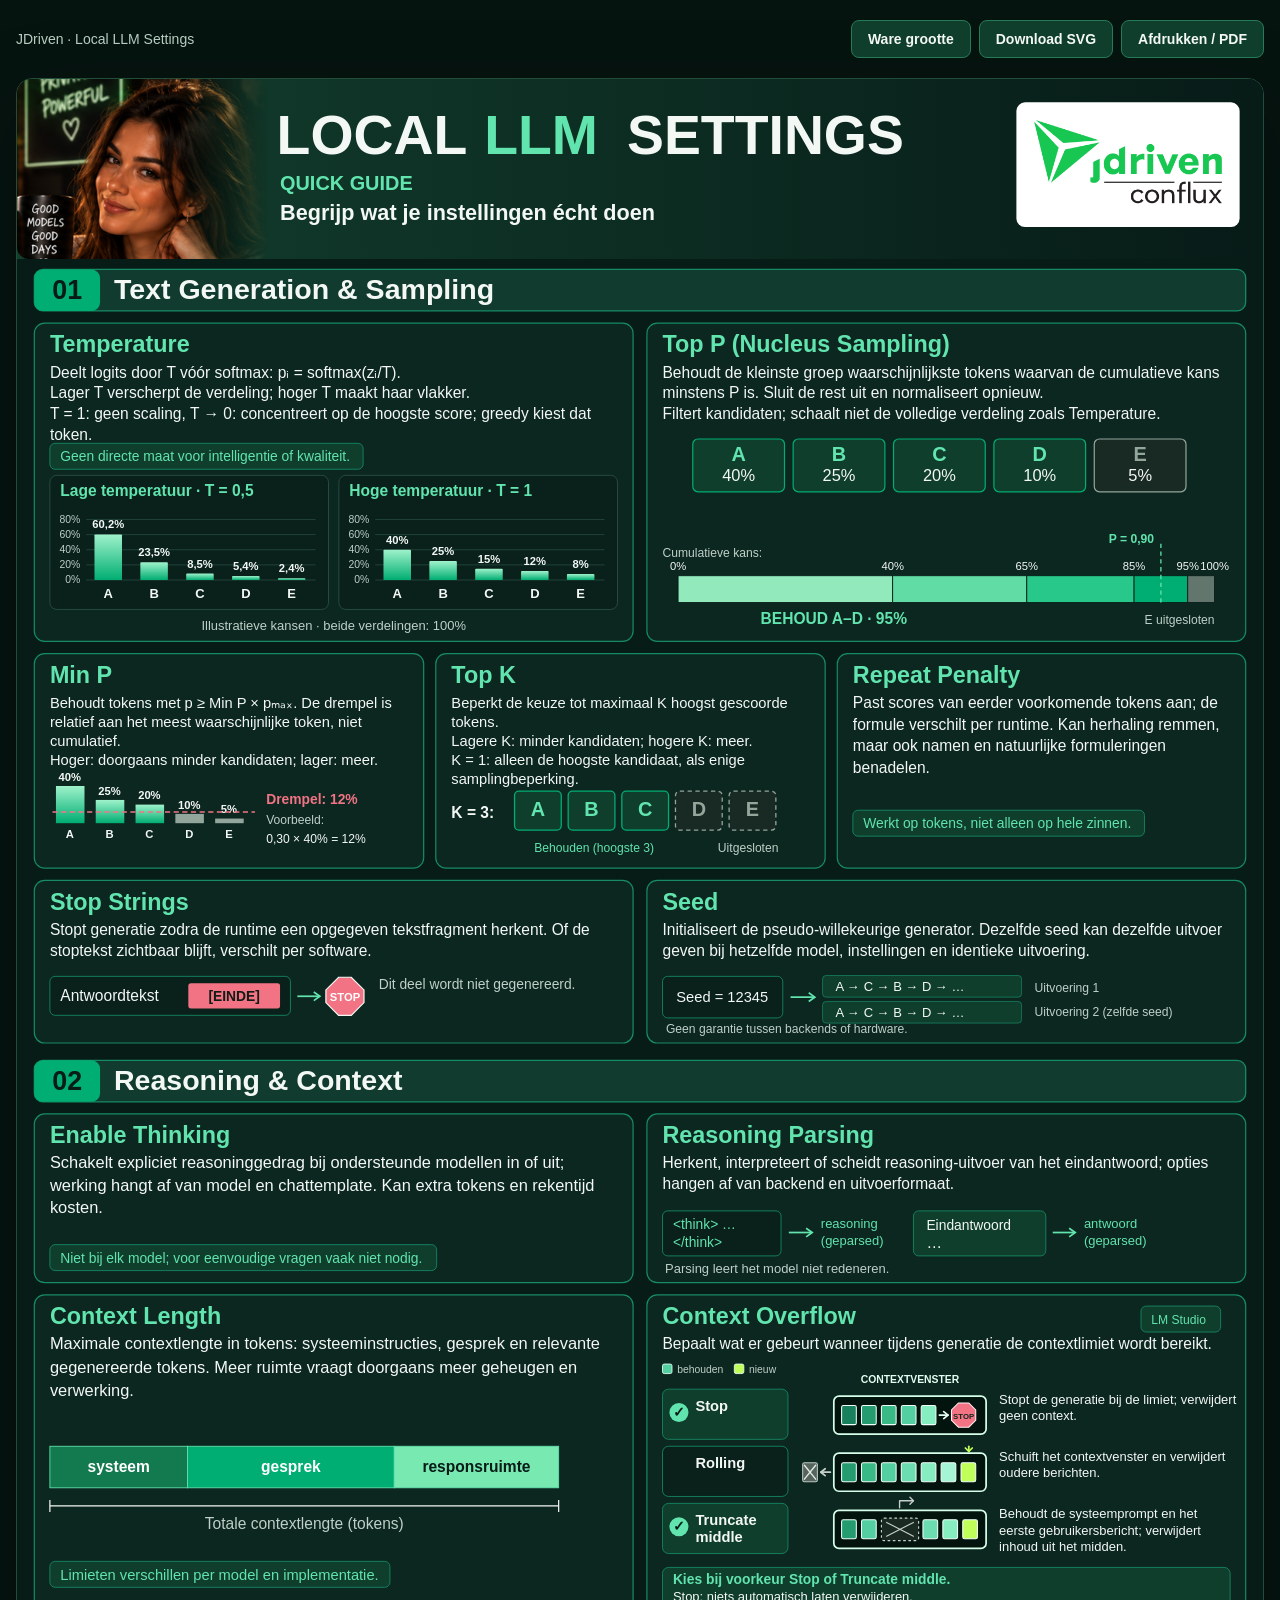
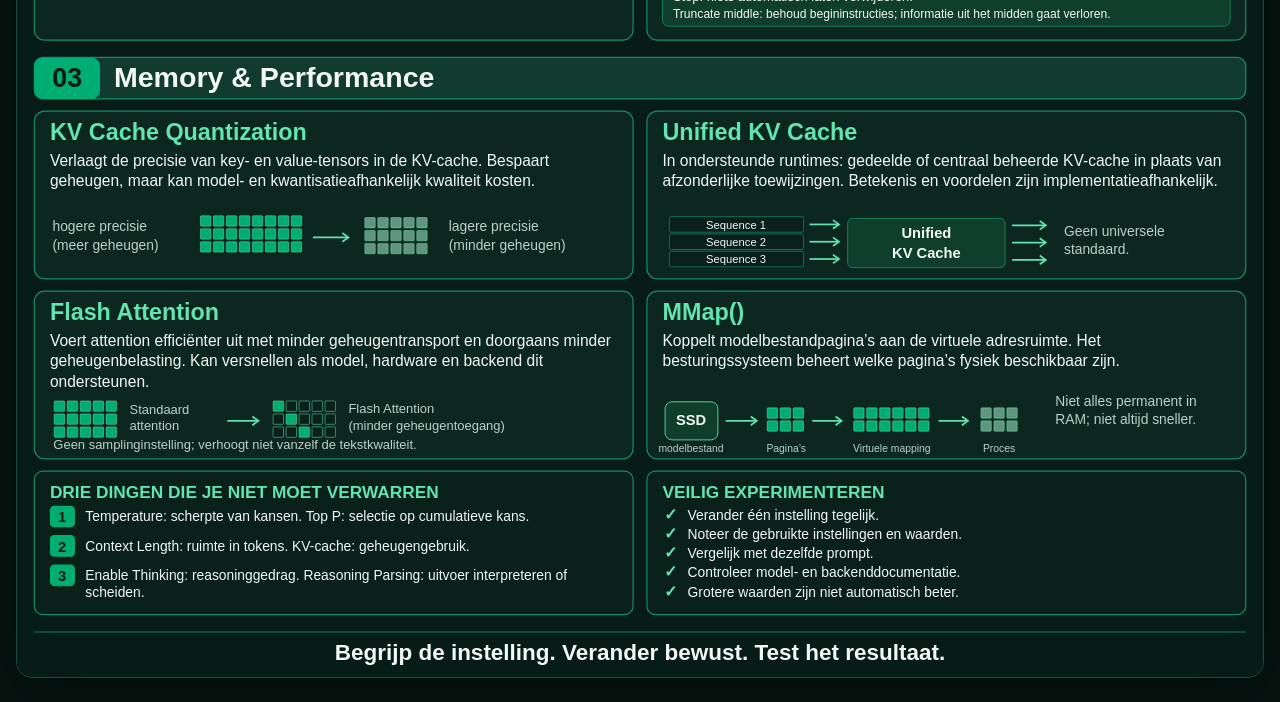
<file: docs/index.html>
<!doctype html>
<html lang="nl">
  <head>
    <meta charset="utf-8">
    <meta name="viewport" content="width=device-width, initial-scale=1">
    <meta name="color-scheme" content="dark">
    <title>Local LLM Settings · JDriven</title>

    <style>
      :root {
        --bg: #061410;
        --text: #f3f8f5;
      }

      * {
        box-sizing: border-box;
      }

      body {
        margin: 0;
        background: var(--bg);
        color: var(--text);
        font-family: Arial, Helvetica, sans-serif;
      }

      header {
        max-width: 1472px;
        margin: auto;
        padding: 20px 16px;
        display: flex;
        gap: 16px;
        align-items: center;
        justify-content: space-between;
      }

      header p {
        margin: 0;
        color: #b7cdc1;
        font-size: 14px;
      }

      nav {
        display: flex;
        gap: 8px;
        flex-wrap: wrap;
      }

      button,
      .download {
        border: 1px solid #267a58;
        background: #103e2d;
        color: #f3f8f5;
        padding: 10px 16px;
        border-radius: 8px;
        font: 600 14px Arial;
        cursor: pointer;
        text-decoration: none;
      }

      button:hover,
      .download:hover {
        background: #176041;
      }

      button:focus-visible,
      .download:focus-visible {
        outline: 3px solid #9ff2cb;
        outline-offset: 3px;
      }

      main {
        max-width: 1472px;
        margin: auto;
        padding: 0 16px 24px;
      }

      .poster {
        margin: 0;
        border: 1px solid #214d3a;
        border-radius: 16px;
        overflow: hidden;
        box-shadow: 0 24px 80px #0005;
      }

      .poster > img {
        display: block;
        width: 100%;
        height: auto;
        object-fit: contain;
      }

      .actual-size .poster {
        width: 1440px;
      }

      .actual-size main {
        max-width: none;
        overflow-x: auto;
      }

      @media (max-width: 650px) {
        header {
          align-items: flex-start;
          flex-direction: column;
        }

        header p {
          max-width: 36ch;
          line-height: 1.5;
        }

        button,
        .download {
          padding: 9px 12px;
        }

        .poster {
          border-radius: 8px;
        }

        main {
          padding: 0 6px 16px;
        }
      }

      @media print {
        @page {
          size: A3 portrait;
          margin: 5mm;
        }

        html,
        body {
          background: #071b17 !important;
        }

        header {
          display: none !important;
        }

        main {
          max-width: none !important;
          width: 100% !important;
          padding: 0 !important;
          overflow: visible !important;
        }

        .poster {
          width: 100% !important;
          border: 0 !important;
          border-radius: 0;
          box-shadow: none;
        }

        .poster > img {
          width: 100% !important;
          height: auto;
          max-height: 409mm;
          print-color-adjust: exact;
          -webkit-print-color-adjust: exact;
        }
      }
    </style>
  </head>

  <body>
    <header>
      <p>JDriven · Local LLM Settings</p>
      <nav aria-label="Infographic-acties">
        <button type="button" id="zoom" aria-pressed="false">
          Ware grootte
        </button>
        <a class="download" href="local-llm-settings-jdriven.svg" download>
          Download SVG
        </a>
        <button type="button" id="print">Afdrukken / PDF</button>
      </nav>
    </header>

    <main>
      <figure class="poster" aria-label="Infographic: Local LLM Settings">
        <img
          src="local-llm-settings-jdriven.svg"
          alt="Local LLM Settings: uitleg over sampling, reasoning, context, geheugen en prestaties"
          width="1440"
          height="2540"
        >
      </figure>
    </main>

    <script>
      document.querySelector('#zoom').addEventListener('click', event => {
        const enabled = document.body.classList.toggle('actual-size');

        event.currentTarget.setAttribute('aria-pressed', String(enabled));
        event.currentTarget.textContent = enabled
          ? 'Passend in venster'
          : 'Ware grootte';
      });

      document.querySelector('#print').addEventListener('click', () => {
        window.print();
      });
    </script>
  </body>
</html>
</file>
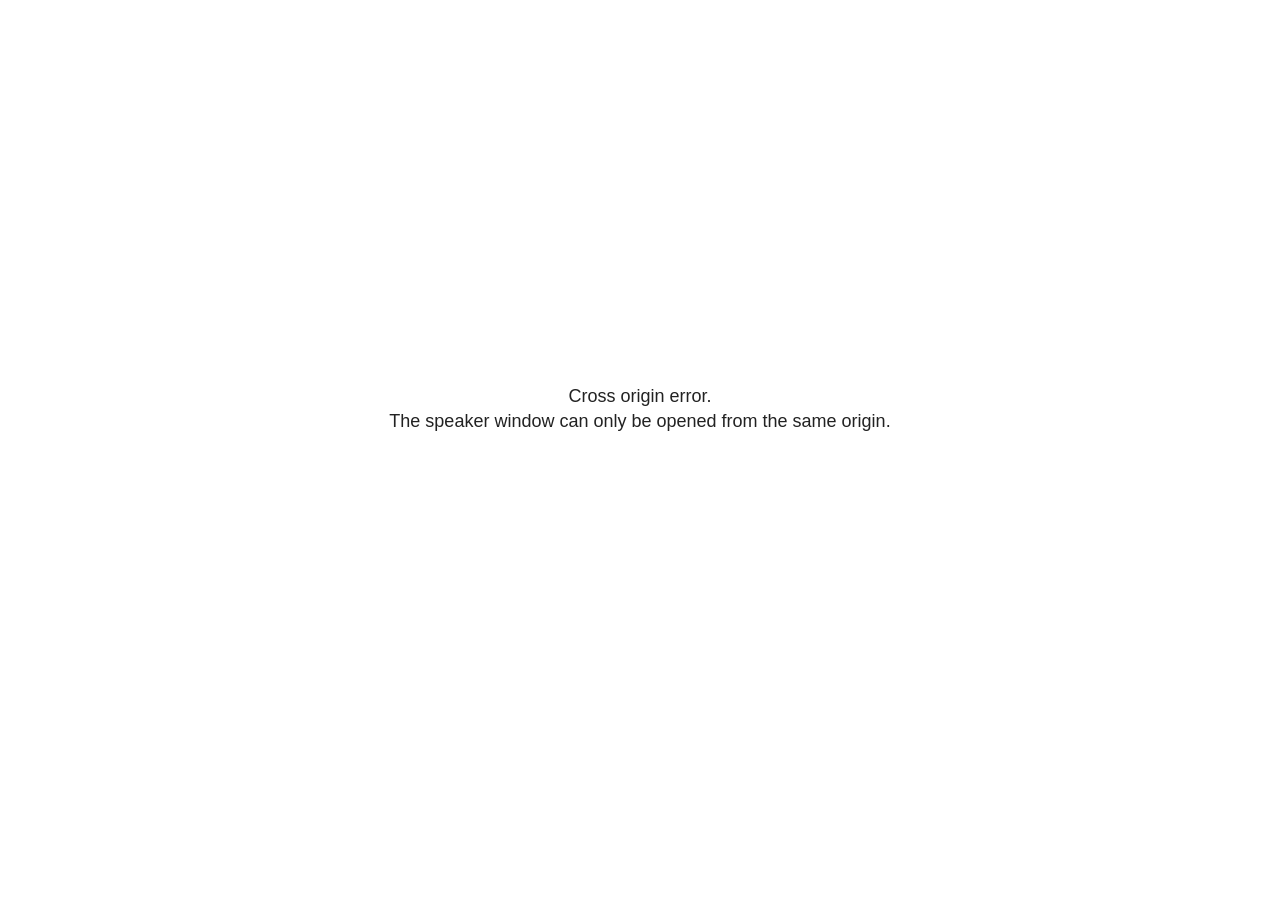
<file: docs/slides/plugin/notes/speaker-view.html>
<!--
	NOTE: You need to build the notes plugin after making changes to this file.
-->
<html lang="en">
	<head>
		<meta charset="utf-8">

		<title>reveal.js - Speaker View</title>

		<style>
			body {
				font-family: Helvetica;
				font-size: 18px;
			}

			#current-slide,
			#upcoming-slide,
			#speaker-controls {
				padding: 6px;
				box-sizing: border-box;
				-moz-box-sizing: border-box;
			}

			#current-slide iframe,
			#upcoming-slide iframe {
				width: 100%;
				height: 100%;
				border: 1px solid #ddd;
			}

			#current-slide .label,
			#upcoming-slide .label {
				position: absolute;
				top: 10px;
				left: 10px;
				z-index: 2;
			}

			#connection-status {
				position: absolute;
				top: 0;
				left: 0;
				width: 100%;
				height: 100%;
				z-index: 20;
				padding: 30% 20% 20% 20%;
				font-size: 18px;
				color: #222;
				background: #fff;
				text-align: center;
				box-sizing: border-box;
				line-height: 1.4;
			}

			.overlay-element {
				height: 34px;
				line-height: 34px;
				padding: 0 10px;
				text-shadow: none;
				background: rgba( 220, 220, 220, 0.8 );
				color: #222;
				font-size: 14px;
			}

			.overlay-element.interactive:hover {
				background: rgba( 220, 220, 220, 1 );
			}

			#current-slide {
				position: absolute;
				width: 60%;
				height: 100%;
				top: 0;
				left: 0;
				padding-right: 0;
			}

			#upcoming-slide {
				position: absolute;
				width: 40%;
				height: 40%;
				right: 0;
				top: 0;
			}

			/* Speaker controls */
			#speaker-controls {
				position: absolute;
				top: 40%;
				right: 0;
				width: 40%;
				height: 60%;
				overflow: auto;
				font-size: 18px;
			}

				.speaker-controls-time.hidden,
				.speaker-controls-notes.hidden {
					display: none;
				}

				.speaker-controls-time .label,
				.speaker-controls-pace .label,
				.speaker-controls-notes .label {
					text-transform: uppercase;
					font-weight: normal;
					font-size: 0.66em;
					color: #666;
					margin: 0;
				}

				.speaker-controls-time, .speaker-controls-pace {
					border-bottom: 1px solid rgba( 200, 200, 200, 0.5 );
					margin-bottom: 10px;
					padding: 10px 16px;
					padding-bottom: 20px;
					cursor: pointer;
				}

				.speaker-controls-time .reset-button {
					opacity: 0;
					float: right;
					color: #666;
					text-decoration: none;
				}
				.speaker-controls-time:hover .reset-button {
					opacity: 1;
				}

				.speaker-controls-time .timer,
				.speaker-controls-time .clock {
					width: 50%;
				}

				.speaker-controls-time .timer,
				.speaker-controls-time .clock,
				.speaker-controls-time .pacing .hours-value,
				.speaker-controls-time .pacing .minutes-value,
				.speaker-controls-time .pacing .seconds-value {
					font-size: 1.9em;
				}

				.speaker-controls-time .timer {
					float: left;
				}

				.speaker-controls-time .clock {
					float: right;
					text-align: right;
				}

				.speaker-controls-time span.mute {
					opacity: 0.3;
				}

				.speaker-controls-time .pacing-title {
					margin-top: 5px;
				}

				.speaker-controls-time .pacing.ahead {
					color: blue;
				}

				.speaker-controls-time .pacing.on-track {
					color: green;
				}

				.speaker-controls-time .pacing.behind {
					color: red;
				}

				.speaker-controls-notes {
					padding: 10px 16px;
				}

				.speaker-controls-notes .value {
					margin-top: 5px;
					line-height: 1.4;
					font-size: 1.2em;
				}

			/* Layout selector */
			#speaker-layout {
				position: absolute;
				top: 10px;
				right: 10px;
				color: #222;
				z-index: 10;
			}
				#speaker-layout select {
					position: absolute;
					width: 100%;
					height: 100%;
					top: 0;
					left: 0;
					border: 0;
					box-shadow: 0;
					cursor: pointer;
					opacity: 0;

					font-size: 1em;
					background-color: transparent;

					-moz-appearance: none;
					-webkit-appearance: none;
					-webkit-tap-highlight-color: rgba(0, 0, 0, 0);
				}

				#speaker-layout select:focus {
					outline: none;
					box-shadow: none;
				}

			.clear {
				clear: both;
			}

			/* Speaker layout: Wide */
			body[data-speaker-layout="wide"] #current-slide,
			body[data-speaker-layout="wide"] #upcoming-slide {
				width: 50%;
				height: 45%;
				padding: 6px;
			}

			body[data-speaker-layout="wide"] #current-slide {
				top: 0;
				left: 0;
			}

			body[data-speaker-layout="wide"] #upcoming-slide {
				top: 0;
				left: 50%;
			}

			body[data-speaker-layout="wide"] #speaker-controls {
				top: 45%;
				left: 0;
				width: 100%;
				height: 50%;
				font-size: 1.25em;
			}

			/* Speaker layout: Tall */
			body[data-speaker-layout="tall"] #current-slide,
			body[data-speaker-layout="tall"] #upcoming-slide {
				width: 45%;
				height: 50%;
				padding: 6px;
			}

			body[data-speaker-layout="tall"] #current-slide {
				top: 0;
				left: 0;
			}

			body[data-speaker-layout="tall"] #upcoming-slide {
				top: 50%;
				left: 0;
			}

			body[data-speaker-layout="tall"] #speaker-controls {
				padding-top: 40px;
				top: 0;
				left: 45%;
				width: 55%;
				height: 100%;
				font-size: 1.25em;
			}

			/* Speaker layout: Notes only */
			body[data-speaker-layout="notes-only"] #current-slide,
			body[data-speaker-layout="notes-only"] #upcoming-slide {
				display: none;
			}

			body[data-speaker-layout="notes-only"] #speaker-controls {
				padding-top: 40px;
				top: 0;
				left: 0;
				width: 100%;
				height: 100%;
				font-size: 1.25em;
			}

			@media screen and (max-width: 1080px) {
				body[data-speaker-layout="default"] #speaker-controls {
					font-size: 16px;
				}
			}

			@media screen and (max-width: 900px) {
				body[data-speaker-layout="default"] #speaker-controls {
					font-size: 14px;
				}
			}

			@media screen and (max-width: 800px) {
				body[data-speaker-layout="default"] #speaker-controls {
					font-size: 12px;
				}
			}

		</style>
	</head>

	<body>

		<div id="connection-status">Loading speaker view...</div>

		<div id="current-slide"></div>
		<div id="upcoming-slide"><span class="overlay-element label">Upcoming</span></div>
		<div id="speaker-controls">
			<div class="speaker-controls-time">
				<h4 class="label">Time <span class="reset-button">Click to Reset</span></h4>
				<div class="clock">
					<span class="clock-value">0:00 AM</span>
				</div>
				<div class="timer">
					<span class="hours-value">00</span><span class="minutes-value">:00</span><span class="seconds-value">:00</span>
				</div>
				<div class="clear"></div>

				<h4 class="label pacing-title" style="display: none">Pacing – Time to finish current slide</h4>
				<div class="pacing" style="display: none">
					<span class="hours-value">00</span><span class="minutes-value">:00</span><span class="seconds-value">:00</span>
				</div>
			</div>

			<div class="speaker-controls-notes hidden">
				<h4 class="label">Notes</h4>
				<div class="value"></div>
			</div>
		</div>
		<div id="speaker-layout" class="overlay-element interactive">
			<span class="speaker-layout-label"></span>
			<select class="speaker-layout-dropdown"></select>
		</div>

		<script>

			(function() {

				var notes,
					notesValue,
					currentState,
					currentSlide,
					upcomingSlide,
					layoutLabel,
					layoutDropdown,
					pendingCalls = {},
					lastRevealApiCallId = 0,
					connected = false

				var connectionStatus = document.querySelector( '#connection-status' );

				var SPEAKER_LAYOUTS = {
					'default': 'Default',
					'wide': 'Wide',
					'tall': 'Tall',
					'notes-only': 'Notes only'
				};

				setupLayout();

				let openerOrigin;

				try {
					openerOrigin = window.opener.location.origin;
				}
				catch ( error ) { console.warn( error ) }

				// In order to prevent XSS, the speaker view will only run if its
				// opener has the same origin as itself
				if( window.location.origin !== openerOrigin ) {
					connectionStatus.innerHTML = 'Cross origin error.<br>The speaker window can only be opened from the same origin.';
					return;
				}

				var connectionTimeout = setTimeout( function() {
					connectionStatus.innerHTML = 'Error connecting to main window.<br>Please try closing and reopening the speaker view.';
				}, 5000 );

				window.addEventListener( 'message', function( event ) {

					// Validate the origin of all messages to avoid parsing messages
					// that aren't meant for us. Ignore when running off file:// so
					// that the speaker view continues to work without a web server.
					if( window.location.origin !== event.origin && window.location.origin !== 'file://' ) {
						return
					}

					clearTimeout( connectionTimeout );
					connectionStatus.style.display = 'none';

					var data = JSON.parse( event.data );

					// The overview mode is only useful to the reveal.js instance
					// where navigation occurs so we don't sync it
					if( data.state ) delete data.state.overview;

					// Messages sent by the notes plugin inside of the main window
					if( data && data.namespace === 'reveal-notes' ) {
						if( data.type === 'connect' ) {
							handleConnectMessage( data );
						}
						else if( data.type === 'state' ) {
							handleStateMessage( data );
						}
						else if( data.type === 'return' ) {
							pendingCalls[data.callId](data.result);
							delete pendingCalls[data.callId];
						}
					}
					// Messages sent by the reveal.js inside of the current slide preview
					else if( data && data.namespace === 'reveal' ) {
						if( /ready/.test( data.eventName ) ) {
							// Send a message back to notify that the handshake is complete
							window.opener.postMessage( JSON.stringify({ namespace: 'reveal-notes', type: 'connected'} ), '*' );
						}
						else if( /slidechanged|fragmentshown|fragmenthidden|paused|resumed/.test( data.eventName ) && currentState !== JSON.stringify( data.state ) ) {

							dispatchStateToMainWindow( data.state );

						}
					}

				} );

				/**
				 * Updates the presentation in the main window to match the state
				 * of the presentation in the notes window.
				 */
				const dispatchStateToMainWindow = debounce(( state ) => {
					window.opener.postMessage( JSON.stringify({ method: 'setState', args: [ state ]} ), '*' );
				}, 500);

				/**
				 * Asynchronously calls the Reveal.js API of the main frame.
				 */
				function callRevealApi( methodName, methodArguments, callback ) {

					var callId = ++lastRevealApiCallId;
					pendingCalls[callId] = callback;
					window.opener.postMessage( JSON.stringify( {
						namespace: 'reveal-notes',
						type: 'call',
						callId: callId,
						methodName: methodName,
						arguments: methodArguments
					} ), '*' );

				}

				/**
				 * Called when the main window is trying to establish a
				 * connection.
				 */
				function handleConnectMessage( data ) {

					if( connected === false ) {
						connected = true;

						setupIframes( data );
						setupKeyboard();
						setupNotes();
						setupTimer();
						setupHeartbeat();
					}

				}

				/**
				 * Called when the main window sends an updated state.
				 */
				function handleStateMessage( data ) {

					// Store the most recently set state to avoid circular loops
					// applying the same state
					currentState = JSON.stringify( data.state );

					// No need for updating the notes in case of fragment changes
					if ( data.notes ) {
						notes.classList.remove( 'hidden' );
						notesValue.style.whiteSpace = data.whitespace;
						if( data.markdown ) {
							notesValue.innerHTML = marked( data.notes );
						}
						else {
							notesValue.innerHTML = data.notes;
						}
					}
					else {
						notes.classList.add( 'hidden' );
					}

					// Update the note slides
					currentSlide.contentWindow.postMessage( JSON.stringify({ method: 'setState', args: [ data.state ] }), '*' );
					upcomingSlide.contentWindow.postMessage( JSON.stringify({ method: 'setState', args: [ data.state ] }), '*' );
					upcomingSlide.contentWindow.postMessage( JSON.stringify({ method: 'next' }), '*' );

				}

				// Limit to max one state update per X ms
				handleStateMessage = debounce( handleStateMessage, 200 );

				/**
				 * Forward keyboard events to the current slide window.
				 * This enables keyboard events to work even if focus
				 * isn't set on the current slide iframe.
				 *
				 * Block F5 default handling, it reloads and disconnects
				 * the speaker notes window.
				 */
				function setupKeyboard() {

					document.addEventListener( 'keydown', function( event ) {
						if( event.keyCode === 116 || ( event.metaKey && event.keyCode === 82 ) ) {
							event.preventDefault();
							return false;
						}
						currentSlide.contentWindow.postMessage( JSON.stringify({ method: 'triggerKey', args: [ event.keyCode ] }), '*' );
					} );

				}

				/**
				 * Creates the preview iframes.
				 */
				function setupIframes( data ) {

					var params = [
						'receiver',
						'progress=false',
						'history=false',
						'transition=none',
						'autoSlide=0',
						'backgroundTransition=none'
					].join( '&' );

					var urlSeparator = /\?/.test(data.url) ? '&' : '?';
					var hash = '#/' + data.state.indexh + '/' + data.state.indexv;
					var currentURL = data.url + urlSeparator + params + '&scrollActivationWidth=false&postMessageEvents=true' + hash;
					var upcomingURL = data.url + urlSeparator + params + '&scrollActivationWidth=false&controls=false' + hash;

					currentSlide = document.createElement( 'iframe' );
					currentSlide.setAttribute( 'width', 1280 );
					currentSlide.setAttribute( 'height', 1024 );
					currentSlide.setAttribute( 'src', currentURL );
					document.querySelector( '#current-slide' ).appendChild( currentSlide );

					upcomingSlide = document.createElement( 'iframe' );
					upcomingSlide.setAttribute( 'width', 640 );
					upcomingSlide.setAttribute( 'height', 512 );
					upcomingSlide.setAttribute( 'src', upcomingURL );
					document.querySelector( '#upcoming-slide' ).appendChild( upcomingSlide );

				}

				/**
				 * Setup the notes UI.
				 */
				function setupNotes() {

					notes = document.querySelector( '.speaker-controls-notes' );
					notesValue = document.querySelector( '.speaker-controls-notes .value' );

				}

				/**
				 * We send out a heartbeat at all times to ensure we can
				 * reconnect with the main presentation window after reloads.
				 */
				function setupHeartbeat() {

					setInterval( () => {
						window.opener.postMessage( JSON.stringify({ namespace: 'reveal-notes', type: 'heartbeat'} ), '*' );
					}, 1000 );

				}

				function getTimings( callback ) {

					callRevealApi( 'getSlidesAttributes', [], function ( slideAttributes ) {
						callRevealApi( 'getConfig', [], function ( config ) {
							var totalTime = config.totalTime;
							var minTimePerSlide = config.minimumTimePerSlide || 0;
							var defaultTiming = config.defaultTiming;
							if ((defaultTiming == null) && (totalTime == null)) {
								callback(null);
								return;
							}
							// Setting totalTime overrides defaultTiming
							if (totalTime) {
								defaultTiming = 0;
							}
							var timings = [];
							for ( var i in slideAttributes ) {
								var slide = slideAttributes[ i ];
								var timing = defaultTiming;
								if( slide.hasOwnProperty( 'data-timing' )) {
									var t = slide[ 'data-timing' ];
									timing = parseInt(t);
									if( isNaN(timing) ) {
										console.warn("Could not parse timing '" + t + "' of slide " + i + "; using default of " + defaultTiming);
										timing = defaultTiming;
									}
								}
								timings.push(timing);
							}
							if ( totalTime ) {
								// After we've allocated time to individual slides, we summarize it and
								// subtract it from the total time
								var remainingTime = totalTime - timings.reduce( function(a, b) { return a + b; }, 0 );
								// The remaining time is divided by the number of slides that have 0 seconds
								// allocated at the moment, giving the average time-per-slide on the remaining slides
								var remainingSlides = (timings.filter( function(x) { return x == 0 }) ).length
								var timePerSlide = Math.round( remainingTime / remainingSlides, 0 )
								// And now we replace every zero-value timing with that average
								timings = timings.map( function(x) { return (x==0 ? timePerSlide : x) } );
							}
							var slidesUnderMinimum = timings.filter( function(x) { return (x < minTimePerSlide) } ).length
							if ( slidesUnderMinimum ) {
								message = "The pacing time for " + slidesUnderMinimum + " slide(s) is under the configured minimum of " + minTimePerSlide + " seconds. Check the data-timing attribute on individual slides, or consider increasing the totalTime or minimumTimePerSlide configuration options (or removing some slides).";
								alert(message);
							}
							callback( timings );
						} );
					} );

				}

				/**
				 * Return the number of seconds allocated for presenting
				 * all slides up to and including this one.
				 */
				function getTimeAllocated( timings, callback ) {

					callRevealApi( 'getSlidePastCount', [], function ( currentSlide ) {
						var allocated = 0;
						for (var i in timings.slice(0, currentSlide + 1)) {
							allocated += timings[i];
						}
						callback( allocated );
					} );

				}

				/**
				 * Create the timer and clock and start updating them
				 * at an interval.
				 */
				function setupTimer() {

					var start = new Date(),
					timeEl = document.querySelector( '.speaker-controls-time' ),
					clockEl = timeEl.querySelector( '.clock-value' ),
					hoursEl = timeEl.querySelector( '.hours-value' ),
					minutesEl = timeEl.querySelector( '.minutes-value' ),
					secondsEl = timeEl.querySelector( '.seconds-value' ),
					pacingTitleEl = timeEl.querySelector( '.pacing-title' ),
					pacingEl = timeEl.querySelector( '.pacing' ),
					pacingHoursEl = pacingEl.querySelector( '.hours-value' ),
					pacingMinutesEl = pacingEl.querySelector( '.minutes-value' ),
					pacingSecondsEl = pacingEl.querySelector( '.seconds-value' );

					var timings = null;
					getTimings( function ( _timings ) {

						timings = _timings;
						if (_timings !== null) {
							pacingTitleEl.style.removeProperty('display');
							pacingEl.style.removeProperty('display');
						}

						// Update once directly
						_updateTimer();

						// Then update every second
						setInterval( _updateTimer, 1000 );

					} );


					function _resetTimer() {

						if (timings == null) {
							start = new Date();
							_updateTimer();
						}
						else {
							// Reset timer to beginning of current slide
							getTimeAllocated( timings, function ( slideEndTimingSeconds ) {
								var slideEndTiming = slideEndTimingSeconds * 1000;
								callRevealApi( 'getSlidePastCount', [], function ( currentSlide ) {
									var currentSlideTiming = timings[currentSlide] * 1000;
									var previousSlidesTiming = slideEndTiming - currentSlideTiming;
									var now = new Date();
									start = new Date(now.getTime() - previousSlidesTiming);
									_updateTimer();
								} );
							} );
						}

					}

					timeEl.addEventListener( 'click', function() {
						_resetTimer();
						return false;
					} );

					function _displayTime( hrEl, minEl, secEl, time) {

						var sign = Math.sign(time) == -1 ? "-" : "";
						time = Math.abs(Math.round(time / 1000));
						var seconds = time % 60;
						var minutes = Math.floor( time / 60 ) % 60 ;
						var hours = Math.floor( time / ( 60 * 60 )) ;
						hrEl.innerHTML = sign + zeroPadInteger( hours );
						if (hours == 0) {
							hrEl.classList.add( 'mute' );
						}
						else {
							hrEl.classList.remove( 'mute' );
						}
						minEl.innerHTML = ':' + zeroPadInteger( minutes );
						if (hours == 0 && minutes == 0) {
							minEl.classList.add( 'mute' );
						}
						else {
							minEl.classList.remove( 'mute' );
						}
						secEl.innerHTML = ':' + zeroPadInteger( seconds );
					}

					function _updateTimer() {

						var diff, hours, minutes, seconds,
						now = new Date();

						diff = now.getTime() - start.getTime();

						clockEl.innerHTML = now.toLocaleTimeString( 'en-US', { hour12: true, hour: '2-digit', minute:'2-digit' } );
						_displayTime( hoursEl, minutesEl, secondsEl, diff );
						if (timings !== null) {
							_updatePacing(diff);
						}

					}

					function _updatePacing(diff) {

						getTimeAllocated( timings, function ( slideEndTimingSeconds ) {
							var slideEndTiming = slideEndTimingSeconds * 1000;

							callRevealApi( 'getSlidePastCount', [], function ( currentSlide ) {
								var currentSlideTiming = timings[currentSlide] * 1000;
								var timeLeftCurrentSlide = slideEndTiming - diff;
								if (timeLeftCurrentSlide < 0) {
									pacingEl.className = 'pacing behind';
								}
								else if (timeLeftCurrentSlide < currentSlideTiming) {
									pacingEl.className = 'pacing on-track';
								}
								else {
									pacingEl.className = 'pacing ahead';
								}
								_displayTime( pacingHoursEl, pacingMinutesEl, pacingSecondsEl, timeLeftCurrentSlide );
							} );
						} );
					}

				}

				/**
				 * Sets up the speaker view layout and layout selector.
				 */
				function setupLayout() {

					layoutDropdown = document.querySelector( '.speaker-layout-dropdown' );
					layoutLabel = document.querySelector( '.speaker-layout-label' );

					// Render the list of available layouts
					for( var id in SPEAKER_LAYOUTS ) {
						var option = document.createElement( 'option' );
						option.setAttribute( 'value', id );
						option.textContent = SPEAKER_LAYOUTS[ id ];
						layoutDropdown.appendChild( option );
					}

					// Monitor the dropdown for changes
					layoutDropdown.addEventListener( 'change', function( event ) {

						setLayout( layoutDropdown.value );

					}, false );

					// Restore any currently persisted layout
					setLayout( getLayout() );

				}

				/**
				 * Sets a new speaker view layout. The layout is persisted
				 * in local storage.
				 */
				function setLayout( value ) {

					var title = SPEAKER_LAYOUTS[ value ];

					layoutLabel.innerHTML = 'Layout' + ( title ? ( ': ' + title ) : '' );
					layoutDropdown.value = value;

					document.body.setAttribute( 'data-speaker-layout', value );

					// Persist locally
					if( supportsLocalStorage() ) {
						window.localStorage.setItem( 'reveal-speaker-layout', value );
					}

				}

				/**
				 * Returns the ID of the most recently set speaker layout
				 * or our default layout if none has been set.
				 */
				function getLayout() {

					if( supportsLocalStorage() ) {
						var layout = window.localStorage.getItem( 'reveal-speaker-layout' );
						if( layout ) {
							return layout;
						}
					}

					// Default to the first record in the layouts hash
					for( var id in SPEAKER_LAYOUTS ) {
						return id;
					}

				}

				function supportsLocalStorage() {

					try {
						localStorage.setItem('test', 'test');
						localStorage.removeItem('test');
						return true;
					}
					catch( e ) {
						return false;
					}

				}

				function zeroPadInteger( num ) {

					var str = '00' + parseInt( num );
					return str.substring( str.length - 2 );

				}

				/**
				 * Limits the frequency at which a function can be called.
				 */
				function debounce( fn, ms ) {

					var lastTime = 0,
						timeout;

					return function() {

						var args = arguments;
						var context = this;

						clearTimeout( timeout );

						var timeSinceLastCall = Date.now() - lastTime;
						if( timeSinceLastCall > ms ) {
							fn.apply( context, args );
							lastTime = Date.now();
						}
						else {
							timeout = setTimeout( function() {
								fn.apply( context, args );
								lastTime = Date.now();
							}, ms - timeSinceLastCall );
						}

					}

				}

			})();

		</script>
	</body>
</html>
</file>
